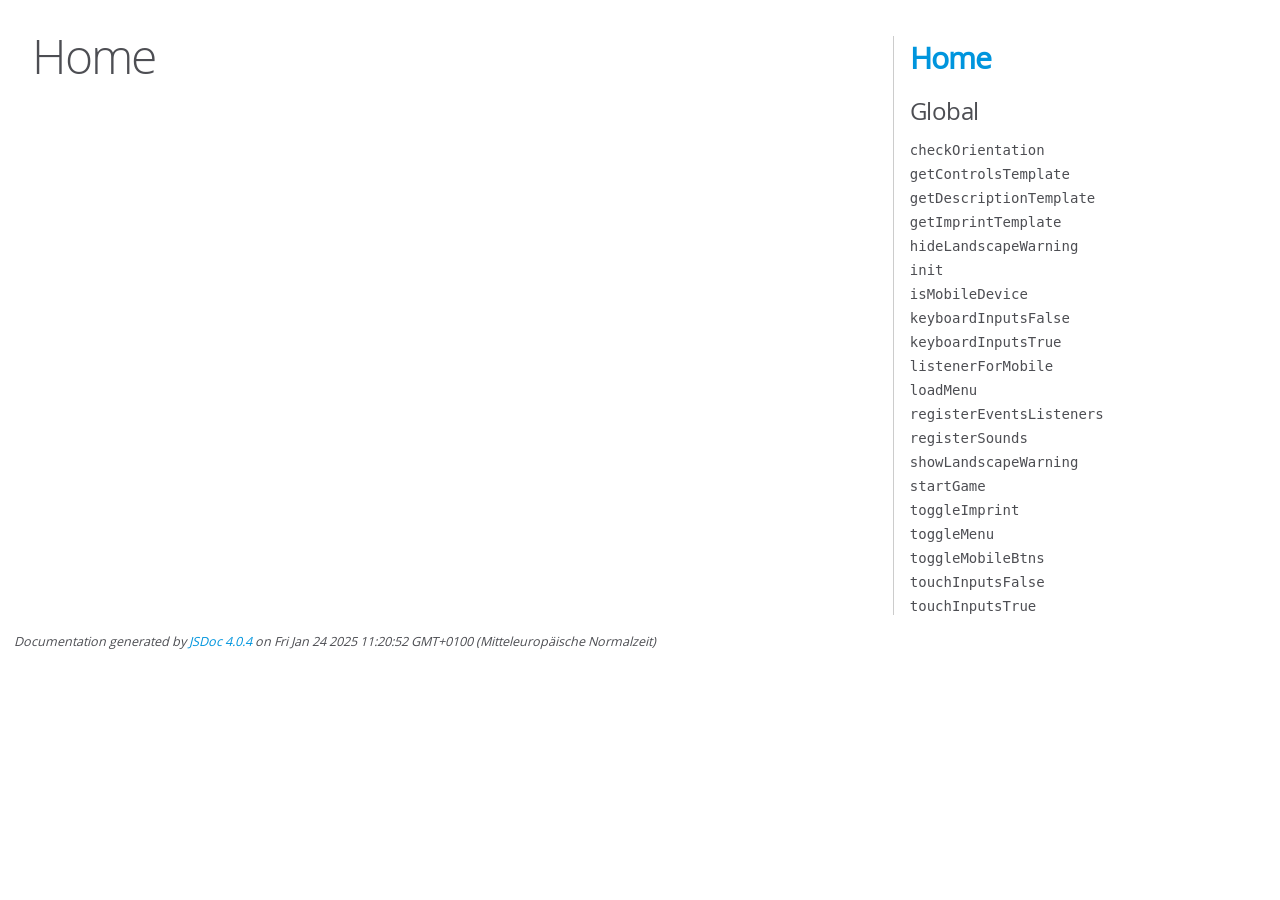
<file: docs/index.html>
<!DOCTYPE html>
<html lang="en">
<head>
    <meta charset="utf-8">
    <title>JSDoc: Home</title>

    <script src="scripts/prettify/prettify.js"> </script>
    <script src="scripts/prettify/lang-css.js"> </script>
    <!--[if lt IE 9]>
      <script src="//html5shiv.googlecode.com/svn/trunk/html5.js"></script>
    <![endif]-->
    <link type="text/css" rel="stylesheet" href="styles/prettify-tomorrow.css">
    <link type="text/css" rel="stylesheet" href="styles/jsdoc-default.css">
</head>

<body>

<div id="main">

    <h1 class="page-title">Home</h1>

    



    


    <h3> </h3>










    









</div>

<nav>
    <h2><a href="index.html">Home</a></h2><h3>Global</h3><ul><li><a href="global.html#checkOrientation">checkOrientation</a></li><li><a href="global.html#getControlsTemplate">getControlsTemplate</a></li><li><a href="global.html#getDescriptionTemplate">getDescriptionTemplate</a></li><li><a href="global.html#getImprintTemplate">getImprintTemplate</a></li><li><a href="global.html#hideLandscapeWarning">hideLandscapeWarning</a></li><li><a href="global.html#init">init</a></li><li><a href="global.html#isMobileDevice">isMobileDevice</a></li><li><a href="global.html#keyboardInputsFalse">keyboardInputsFalse</a></li><li><a href="global.html#keyboardInputsTrue">keyboardInputsTrue</a></li><li><a href="global.html#listenerForMobile">listenerForMobile</a></li><li><a href="global.html#loadMenu">loadMenu</a></li><li><a href="global.html#registerEventsListeners">registerEventsListeners</a></li><li><a href="global.html#registerSounds">registerSounds</a></li><li><a href="global.html#showLandscapeWarning">showLandscapeWarning</a></li><li><a href="global.html#startGame">startGame</a></li><li><a href="global.html#toggleImprint">toggleImprint</a></li><li><a href="global.html#toggleMenu">toggleMenu</a></li><li><a href="global.html#toggleMobileBtns">toggleMobileBtns</a></li><li><a href="global.html#touchInputsFalse">touchInputsFalse</a></li><li><a href="global.html#touchInputsTrue">touchInputsTrue</a></li></ul>
</nav>

<br class="clear">

<footer>
    Documentation generated by <a href="https://github.com/jsdoc/jsdoc">JSDoc 4.0.4</a> on Fri Jan 24 2025 11:20:52 GMT+0100 (Mitteleuropäische Normalzeit)
</footer>

<script> prettyPrint(); </script>
<script src="scripts/linenumber.js"> </script>
</body>
</html>
</file>
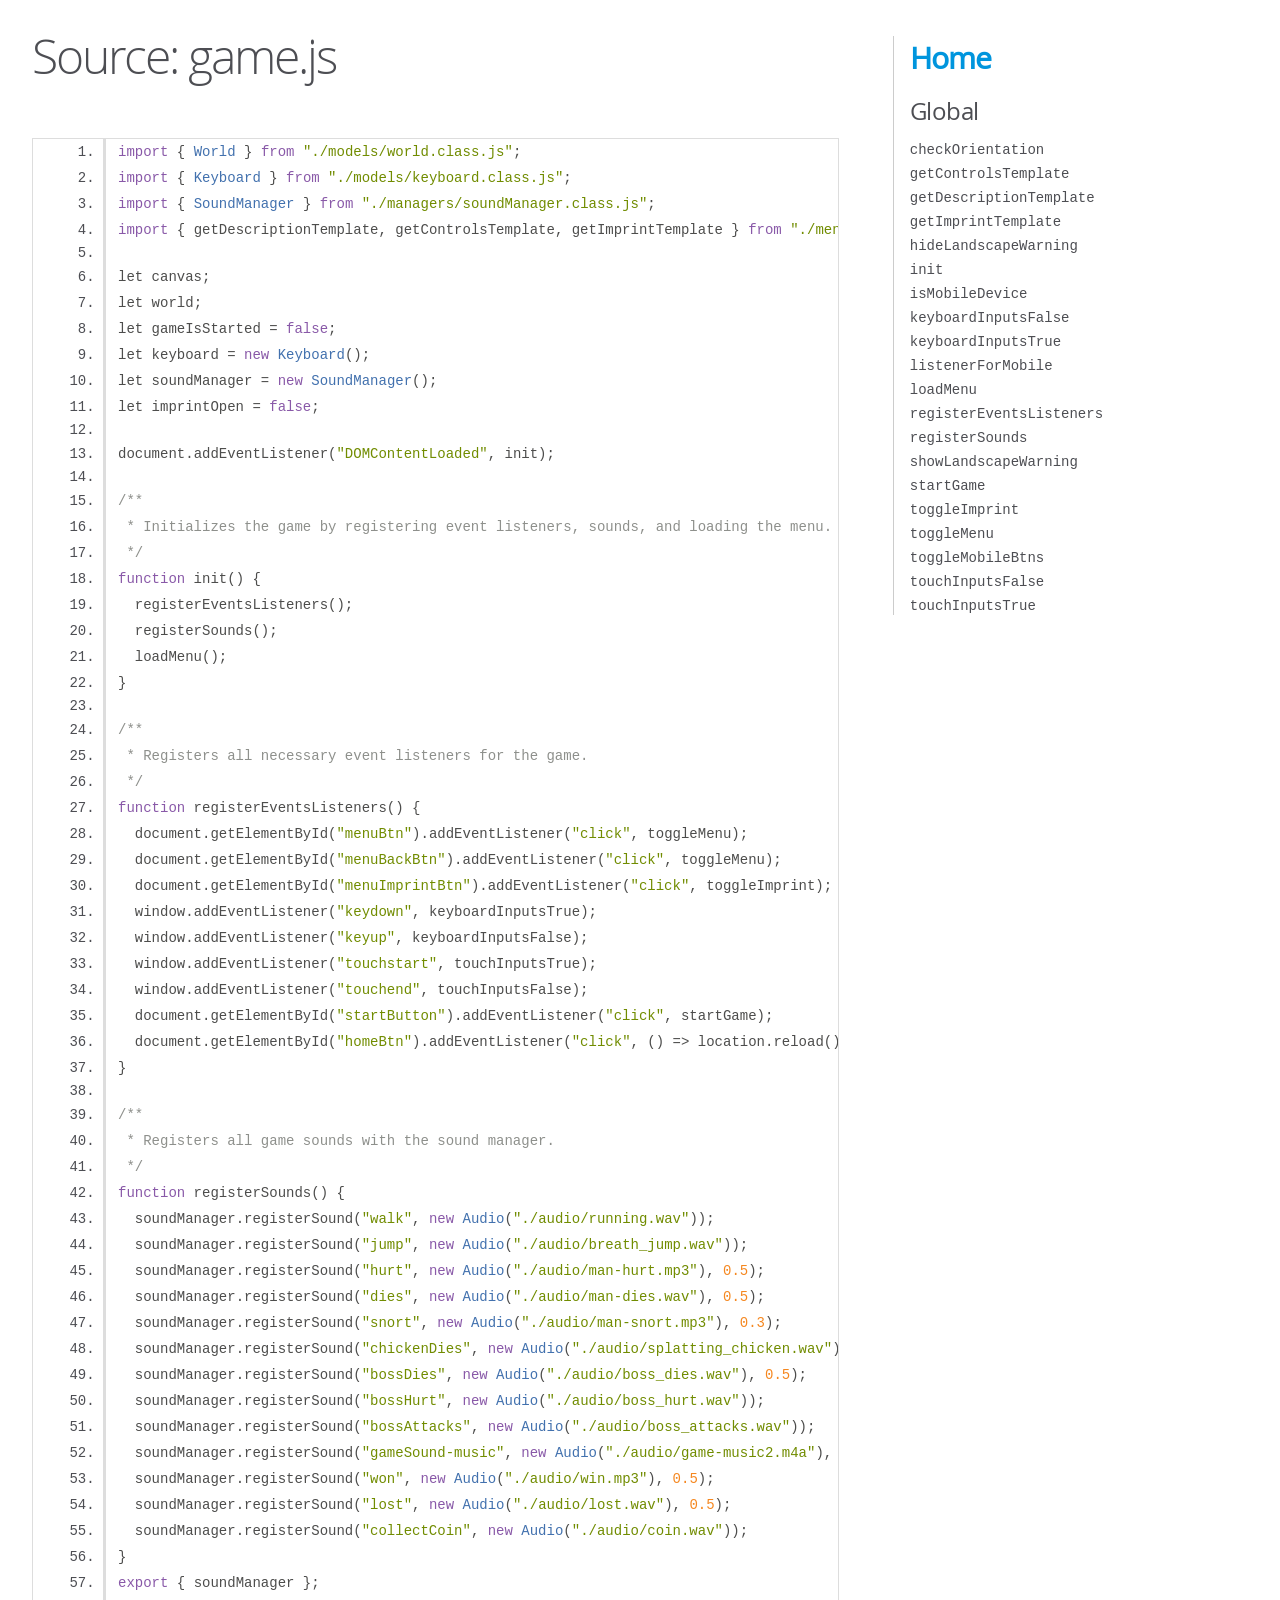
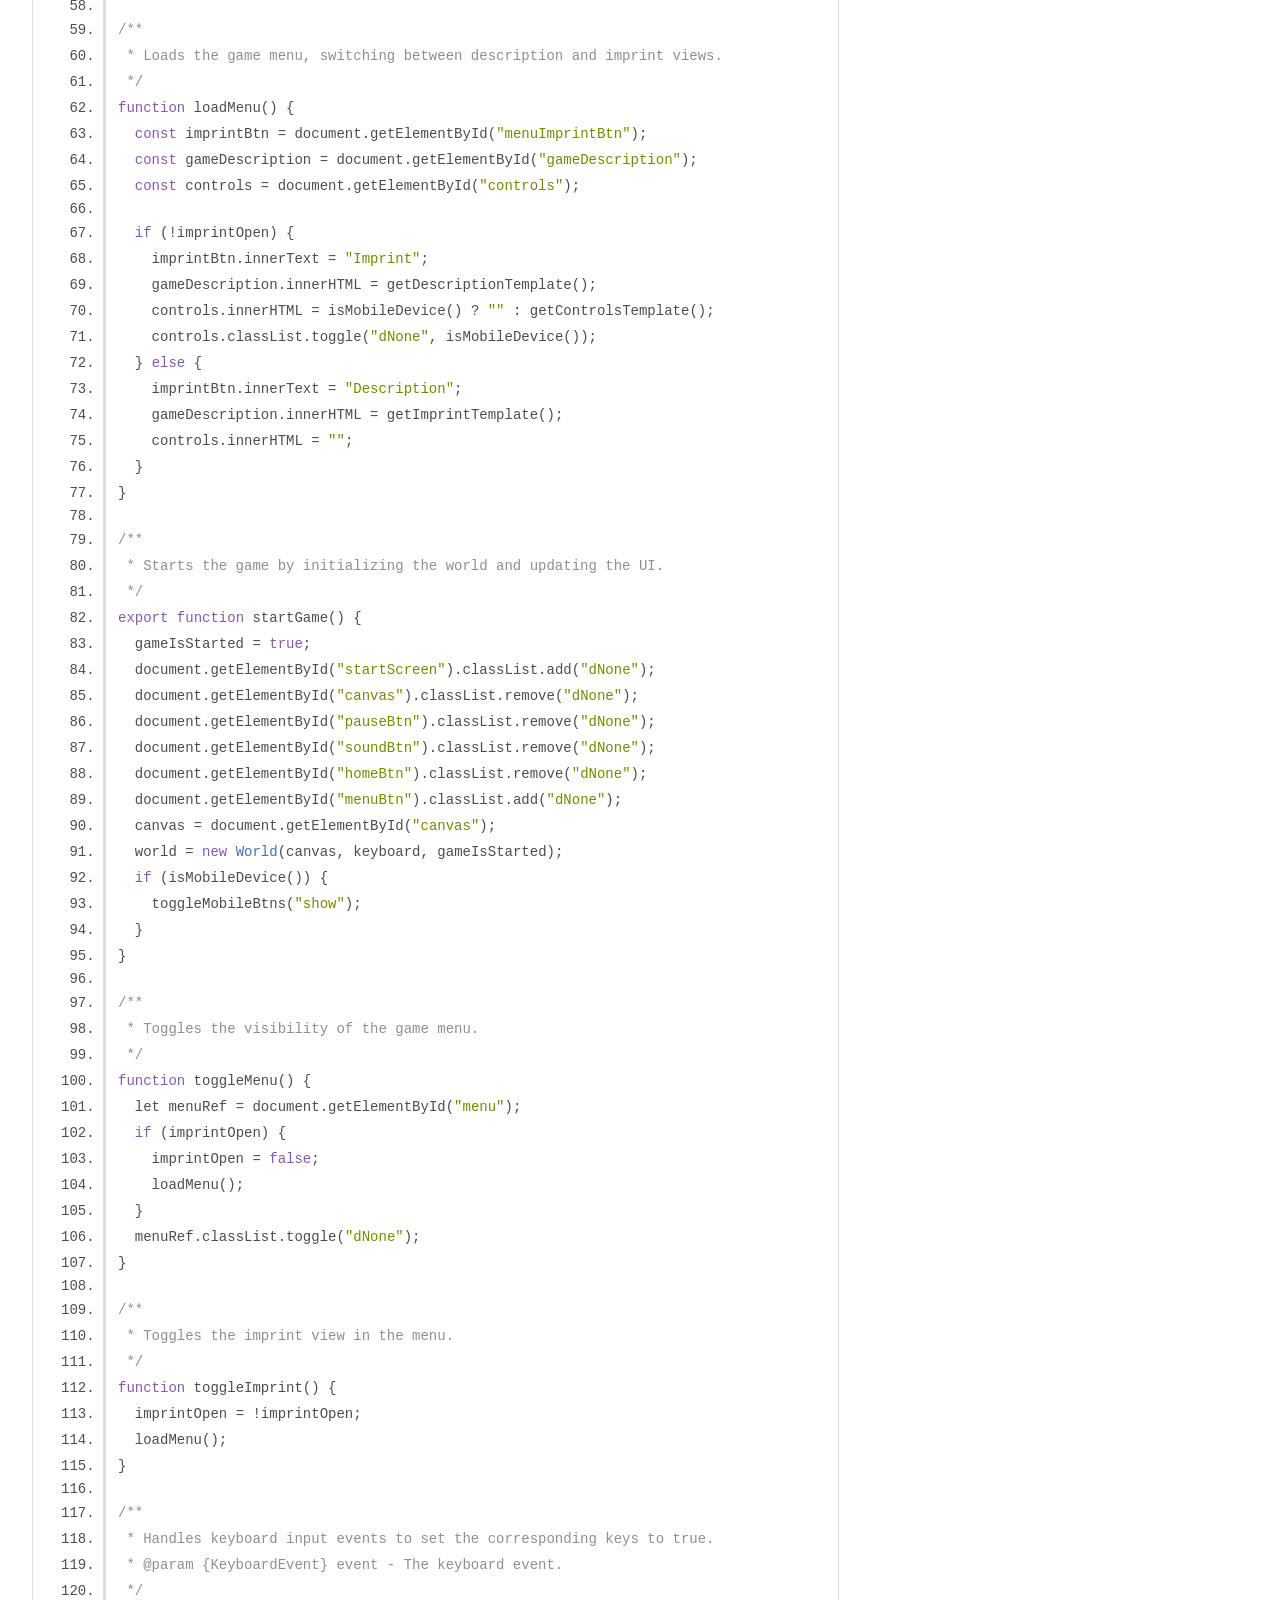
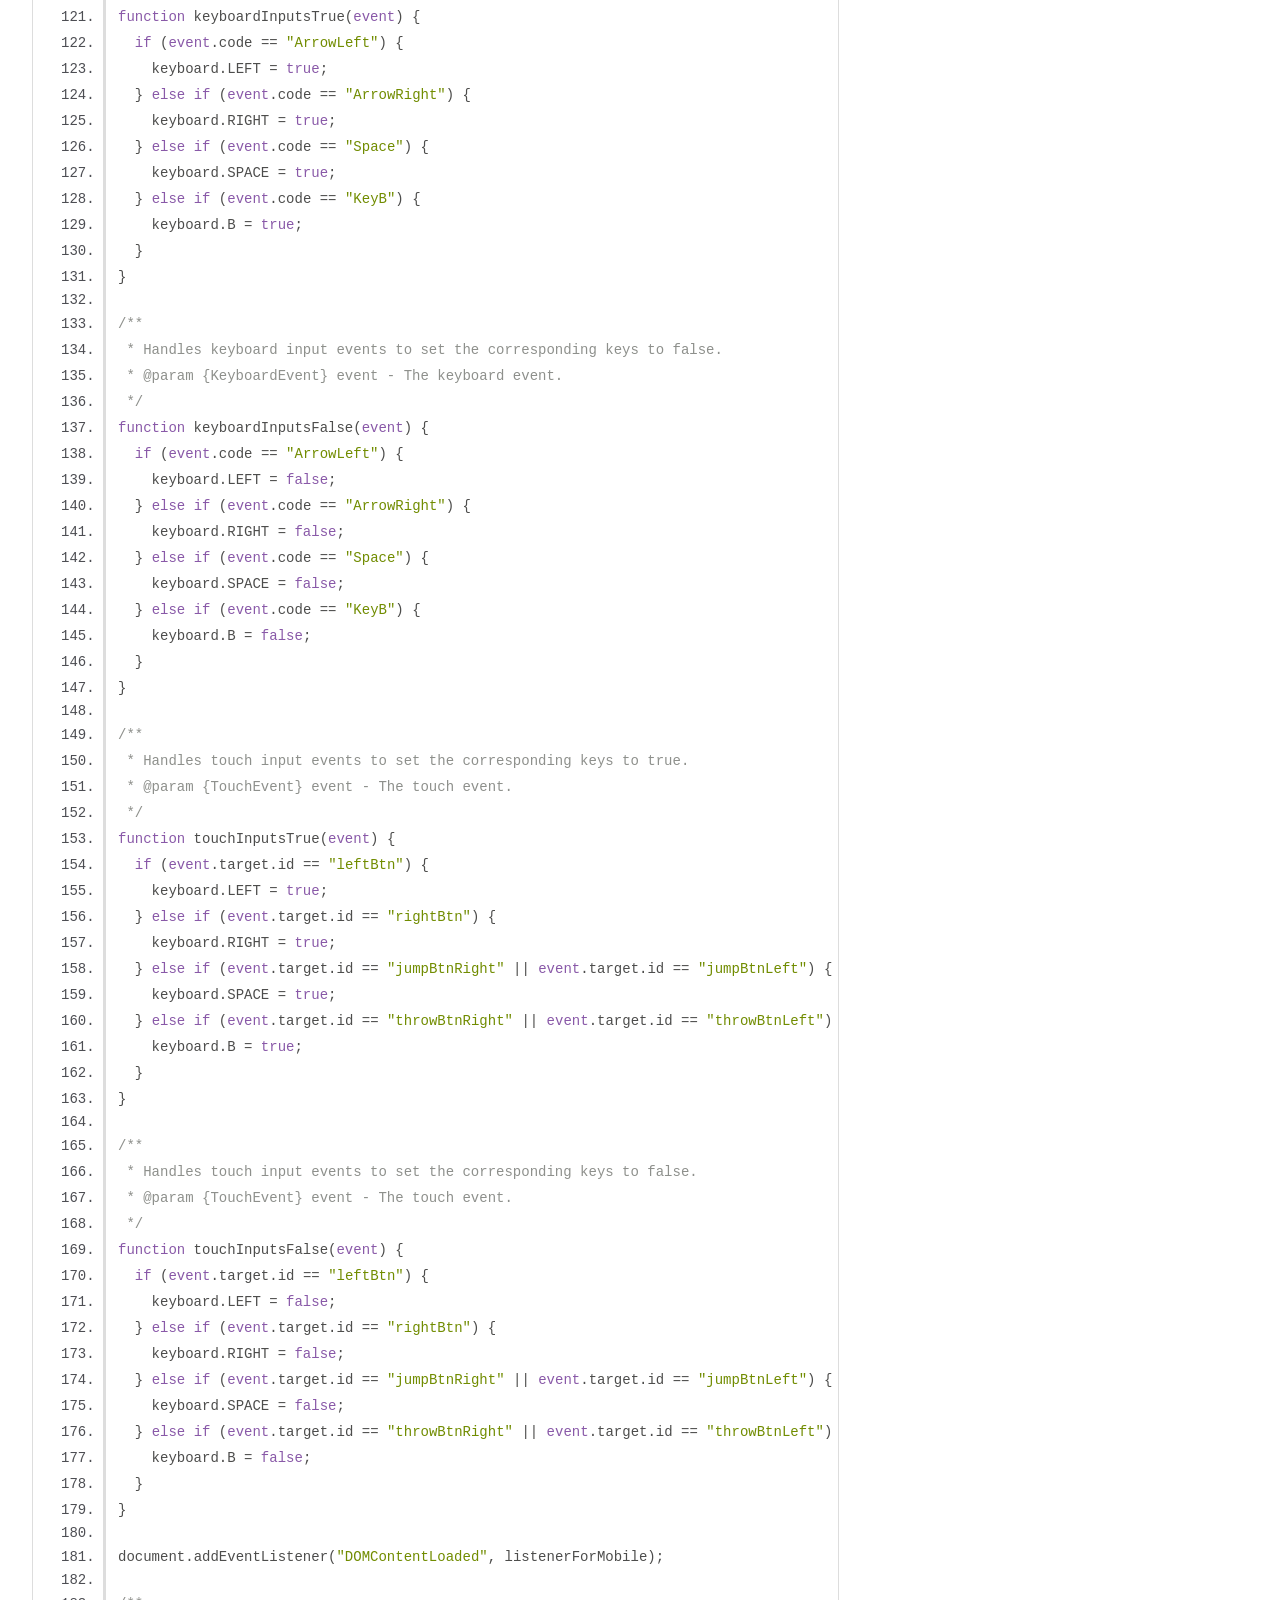
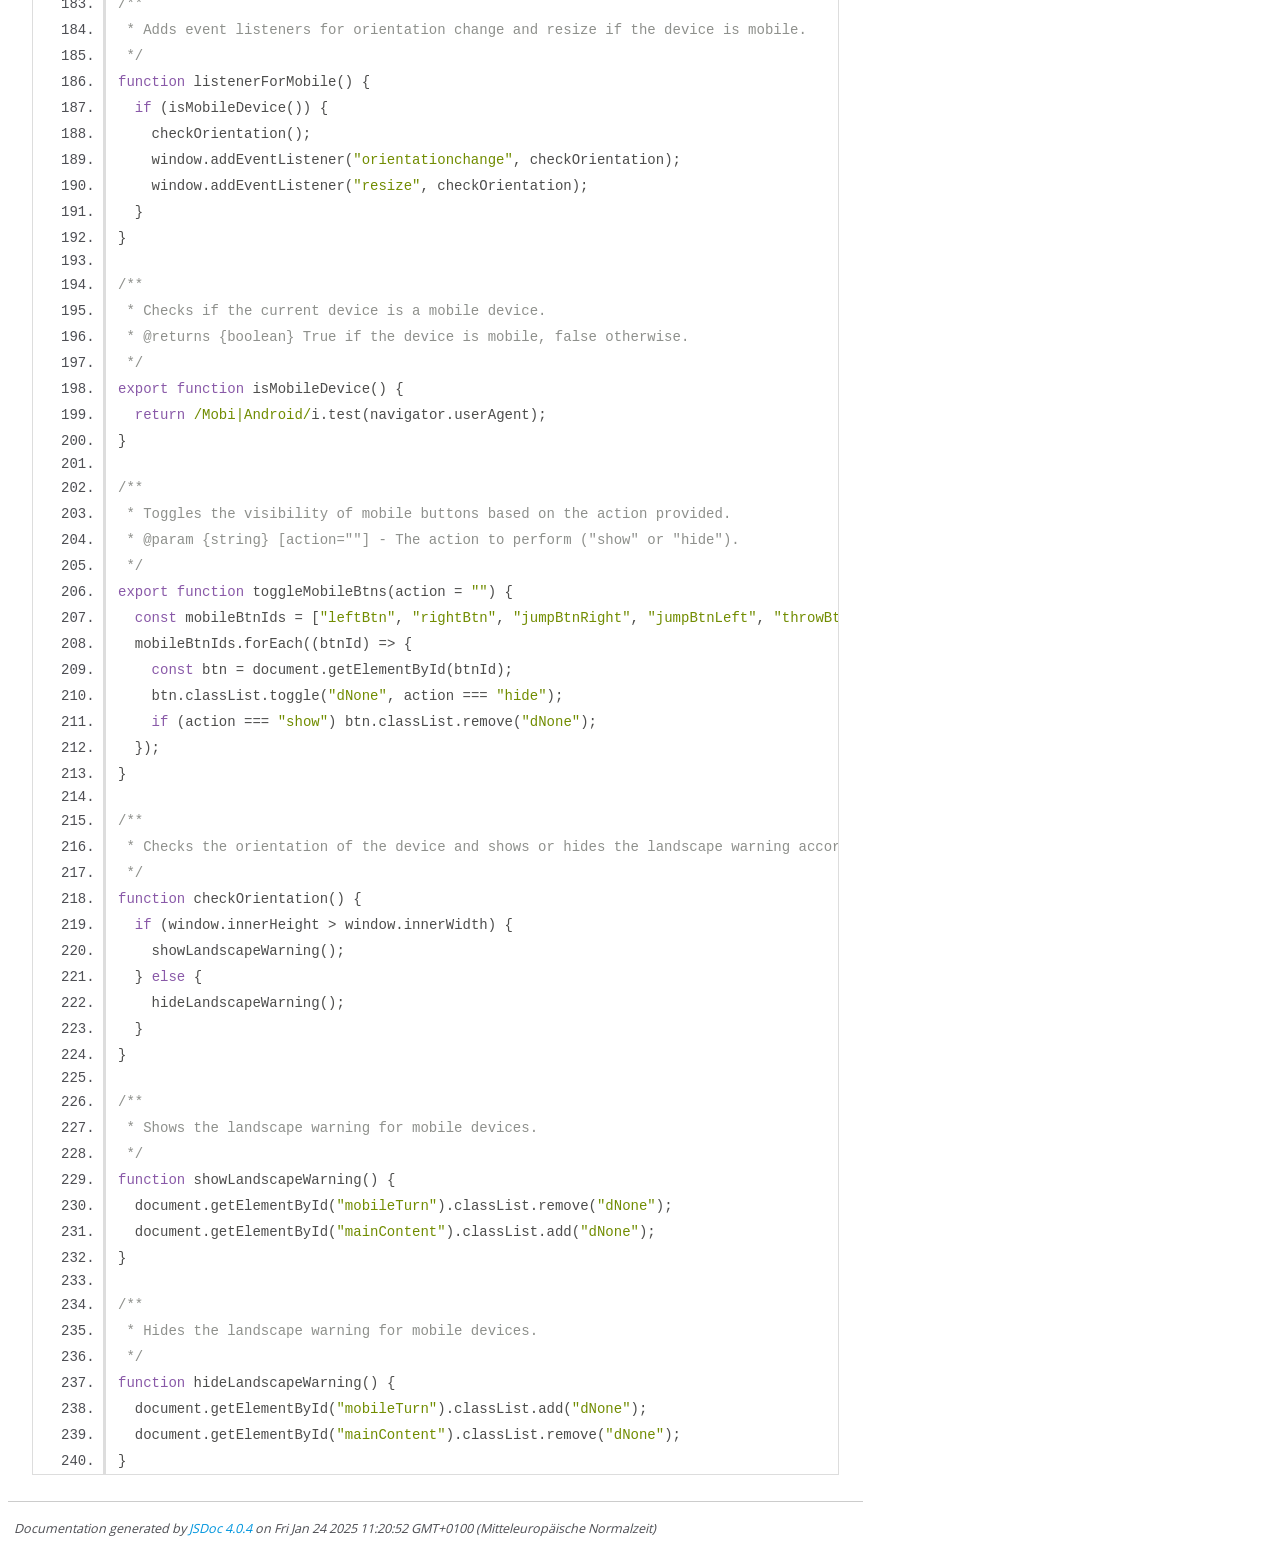
<file: docs/game.js.html>
<!DOCTYPE html>
<html lang="en">
<head>
    <meta charset="utf-8">
    <title>JSDoc: Source: game.js</title>

    <script src="scripts/prettify/prettify.js"> </script>
    <script src="scripts/prettify/lang-css.js"> </script>
    <!--[if lt IE 9]>
      <script src="//html5shiv.googlecode.com/svn/trunk/html5.js"></script>
    <![endif]-->
    <link type="text/css" rel="stylesheet" href="styles/prettify-tomorrow.css">
    <link type="text/css" rel="stylesheet" href="styles/jsdoc-default.css">
</head>

<body>

<div id="main">

    <h1 class="page-title">Source: game.js</h1>

    



    
    <section>
        <article>
            <pre class="prettyprint source linenums"><code>import { World } from "./models/world.class.js";
import { Keyboard } from "./models/keyboard.class.js";
import { SoundManager } from "./managers/soundManager.class.js";
import { getDescriptionTemplate, getControlsTemplate, getImprintTemplate } from "./menuTemplate.js";

let canvas;
let world;
let gameIsStarted = false;
let keyboard = new Keyboard();
let soundManager = new SoundManager();
let imprintOpen = false;

document.addEventListener("DOMContentLoaded", init);

/**
 * Initializes the game by registering event listeners, sounds, and loading the menu.
 */
function init() {
  registerEventsListeners();
  registerSounds();
  loadMenu();
}

/**
 * Registers all necessary event listeners for the game.
 */
function registerEventsListeners() {
  document.getElementById("menuBtn").addEventListener("click", toggleMenu);
  document.getElementById("menuBackBtn").addEventListener("click", toggleMenu);
  document.getElementById("menuImprintBtn").addEventListener("click", toggleImprint);
  window.addEventListener("keydown", keyboardInputsTrue);
  window.addEventListener("keyup", keyboardInputsFalse);
  window.addEventListener("touchstart", touchInputsTrue);
  window.addEventListener("touchend", touchInputsFalse);
  document.getElementById("startButton").addEventListener("click", startGame);
  document.getElementById("homeBtn").addEventListener("click", () => location.reload());
}

/**
 * Registers all game sounds with the sound manager.
 */
function registerSounds() {
  soundManager.registerSound("walk", new Audio("./audio/running.wav"));
  soundManager.registerSound("jump", new Audio("./audio/breath_jump.wav"));
  soundManager.registerSound("hurt", new Audio("./audio/man-hurt.mp3"), 0.5);
  soundManager.registerSound("dies", new Audio("./audio/man-dies.wav"), 0.5);
  soundManager.registerSound("snort", new Audio("./audio/man-snort.mp3"), 0.3);
  soundManager.registerSound("chickenDies", new Audio("./audio/splatting_chicken.wav"));
  soundManager.registerSound("bossDies", new Audio("./audio/boss_dies.wav"), 0.5);
  soundManager.registerSound("bossHurt", new Audio("./audio/boss_hurt.wav"));
  soundManager.registerSound("bossAttacks", new Audio("./audio/boss_attacks.wav"));
  soundManager.registerSound("gameSound-music", new Audio("./audio/game-music2.m4a"), 0.3);
  soundManager.registerSound("won", new Audio("./audio/win.mp3"), 0.5);
  soundManager.registerSound("lost", new Audio("./audio/lost.wav"), 0.5);
  soundManager.registerSound("collectCoin", new Audio("./audio/coin.wav"));
}
export { soundManager };

/**
 * Loads the game menu, switching between description and imprint views.
 */
function loadMenu() {
  const imprintBtn = document.getElementById("menuImprintBtn");
  const gameDescription = document.getElementById("gameDescription");
  const controls = document.getElementById("controls");

  if (!imprintOpen) {
    imprintBtn.innerText = "Imprint";
    gameDescription.innerHTML = getDescriptionTemplate();
    controls.innerHTML = isMobileDevice() ? "" : getControlsTemplate();
    controls.classList.toggle("dNone", isMobileDevice());
  } else {
    imprintBtn.innerText = "Description";
    gameDescription.innerHTML = getImprintTemplate();
    controls.innerHTML = "";
  }
}

/**
 * Starts the game by initializing the world and updating the UI.
 */
export function startGame() {
  gameIsStarted = true;
  document.getElementById("startScreen").classList.add("dNone");
  document.getElementById("canvas").classList.remove("dNone");
  document.getElementById("pauseBtn").classList.remove("dNone");
  document.getElementById("soundBtn").classList.remove("dNone");
  document.getElementById("homeBtn").classList.remove("dNone");
  document.getElementById("menuBtn").classList.add("dNone");
  canvas = document.getElementById("canvas");
  world = new World(canvas, keyboard, gameIsStarted);
  if (isMobileDevice()) {
    toggleMobileBtns("show");
  }
}

/**
 * Toggles the visibility of the game menu.
 */
function toggleMenu() {
  let menuRef = document.getElementById("menu");
  if (imprintOpen) {
    imprintOpen = false;
    loadMenu();
  }
  menuRef.classList.toggle("dNone");
}

/**
 * Toggles the imprint view in the menu.
 */
function toggleImprint() {
  imprintOpen = !imprintOpen;
  loadMenu();
}

/**
 * Handles keyboard input events to set the corresponding keys to true.
 * @param {KeyboardEvent} event - The keyboard event.
 */
function keyboardInputsTrue(event) {
  if (event.code == "ArrowLeft") {
    keyboard.LEFT = true;
  } else if (event.code == "ArrowRight") {
    keyboard.RIGHT = true;
  } else if (event.code == "Space") {
    keyboard.SPACE = true;
  } else if (event.code == "KeyB") {
    keyboard.B = true;
  }
}

/**
 * Handles keyboard input events to set the corresponding keys to false.
 * @param {KeyboardEvent} event - The keyboard event.
 */
function keyboardInputsFalse(event) {
  if (event.code == "ArrowLeft") {
    keyboard.LEFT = false;
  } else if (event.code == "ArrowRight") {
    keyboard.RIGHT = false;
  } else if (event.code == "Space") {
    keyboard.SPACE = false;
  } else if (event.code == "KeyB") {
    keyboard.B = false;
  }
}

/**
 * Handles touch input events to set the corresponding keys to true.
 * @param {TouchEvent} event - The touch event.
 */
function touchInputsTrue(event) {
  if (event.target.id == "leftBtn") {
    keyboard.LEFT = true;
  } else if (event.target.id == "rightBtn") {
    keyboard.RIGHT = true;
  } else if (event.target.id == "jumpBtnRight" || event.target.id == "jumpBtnLeft") {
    keyboard.SPACE = true;
  } else if (event.target.id == "throwBtnRight" || event.target.id == "throwBtnLeft") {
    keyboard.B = true;
  }
}

/**
 * Handles touch input events to set the corresponding keys to false.
 * @param {TouchEvent} event - The touch event.
 */
function touchInputsFalse(event) {
  if (event.target.id == "leftBtn") {
    keyboard.LEFT = false;
  } else if (event.target.id == "rightBtn") {
    keyboard.RIGHT = false;
  } else if (event.target.id == "jumpBtnRight" || event.target.id == "jumpBtnLeft") {
    keyboard.SPACE = false;
  } else if (event.target.id == "throwBtnRight" || event.target.id == "throwBtnLeft") {
    keyboard.B = false;
  }
}

document.addEventListener("DOMContentLoaded", listenerForMobile);

/**
 * Adds event listeners for orientation change and resize if the device is mobile.
 */
function listenerForMobile() {
  if (isMobileDevice()) {
    checkOrientation();
    window.addEventListener("orientationchange", checkOrientation);
    window.addEventListener("resize", checkOrientation);
  }
}

/**
 * Checks if the current device is a mobile device.
 * @returns {boolean} True if the device is mobile, false otherwise.
 */
export function isMobileDevice() {
  return /Mobi|Android/i.test(navigator.userAgent);
}

/**
 * Toggles the visibility of mobile buttons based on the action provided.
 * @param {string} [action=""] - The action to perform ("show" or "hide").
 */
export function toggleMobileBtns(action = "") {
  const mobileBtnIds = ["leftBtn", "rightBtn", "jumpBtnRight", "jumpBtnLeft", "throwBtnRight", "throwBtnLeft"];
  mobileBtnIds.forEach((btnId) => {
    const btn = document.getElementById(btnId);
    btn.classList.toggle("dNone", action === "hide");
    if (action === "show") btn.classList.remove("dNone");
  });
}

/**
 * Checks the orientation of the device and shows or hides the landscape warning accordingly.
 */
function checkOrientation() {
  if (window.innerHeight > window.innerWidth) {
    showLandscapeWarning();
  } else {
    hideLandscapeWarning();
  }
}

/**
 * Shows the landscape warning for mobile devices.
 */
function showLandscapeWarning() {
  document.getElementById("mobileTurn").classList.remove("dNone");
  document.getElementById("mainContent").classList.add("dNone");
}

/**
 * Hides the landscape warning for mobile devices.
 */
function hideLandscapeWarning() {
  document.getElementById("mobileTurn").classList.add("dNone");
  document.getElementById("mainContent").classList.remove("dNone");
}
</code></pre>
        </article>
    </section>




</div>

<nav>
    <h2><a href="index.html">Home</a></h2><h3>Global</h3><ul><li><a href="global.html#checkOrientation">checkOrientation</a></li><li><a href="global.html#getControlsTemplate">getControlsTemplate</a></li><li><a href="global.html#getDescriptionTemplate">getDescriptionTemplate</a></li><li><a href="global.html#getImprintTemplate">getImprintTemplate</a></li><li><a href="global.html#hideLandscapeWarning">hideLandscapeWarning</a></li><li><a href="global.html#init">init</a></li><li><a href="global.html#isMobileDevice">isMobileDevice</a></li><li><a href="global.html#keyboardInputsFalse">keyboardInputsFalse</a></li><li><a href="global.html#keyboardInputsTrue">keyboardInputsTrue</a></li><li><a href="global.html#listenerForMobile">listenerForMobile</a></li><li><a href="global.html#loadMenu">loadMenu</a></li><li><a href="global.html#registerEventsListeners">registerEventsListeners</a></li><li><a href="global.html#registerSounds">registerSounds</a></li><li><a href="global.html#showLandscapeWarning">showLandscapeWarning</a></li><li><a href="global.html#startGame">startGame</a></li><li><a href="global.html#toggleImprint">toggleImprint</a></li><li><a href="global.html#toggleMenu">toggleMenu</a></li><li><a href="global.html#toggleMobileBtns">toggleMobileBtns</a></li><li><a href="global.html#touchInputsFalse">touchInputsFalse</a></li><li><a href="global.html#touchInputsTrue">touchInputsTrue</a></li></ul>
</nav>

<br class="clear">

<footer>
    Documentation generated by <a href="https://github.com/jsdoc/jsdoc">JSDoc 4.0.4</a> on Fri Jan 24 2025 11:20:52 GMT+0100 (Mitteleuropäische Normalzeit)
</footer>

<script> prettyPrint(); </script>
<script src="scripts/linenumber.js"> </script>
</body>
</html>
</file>
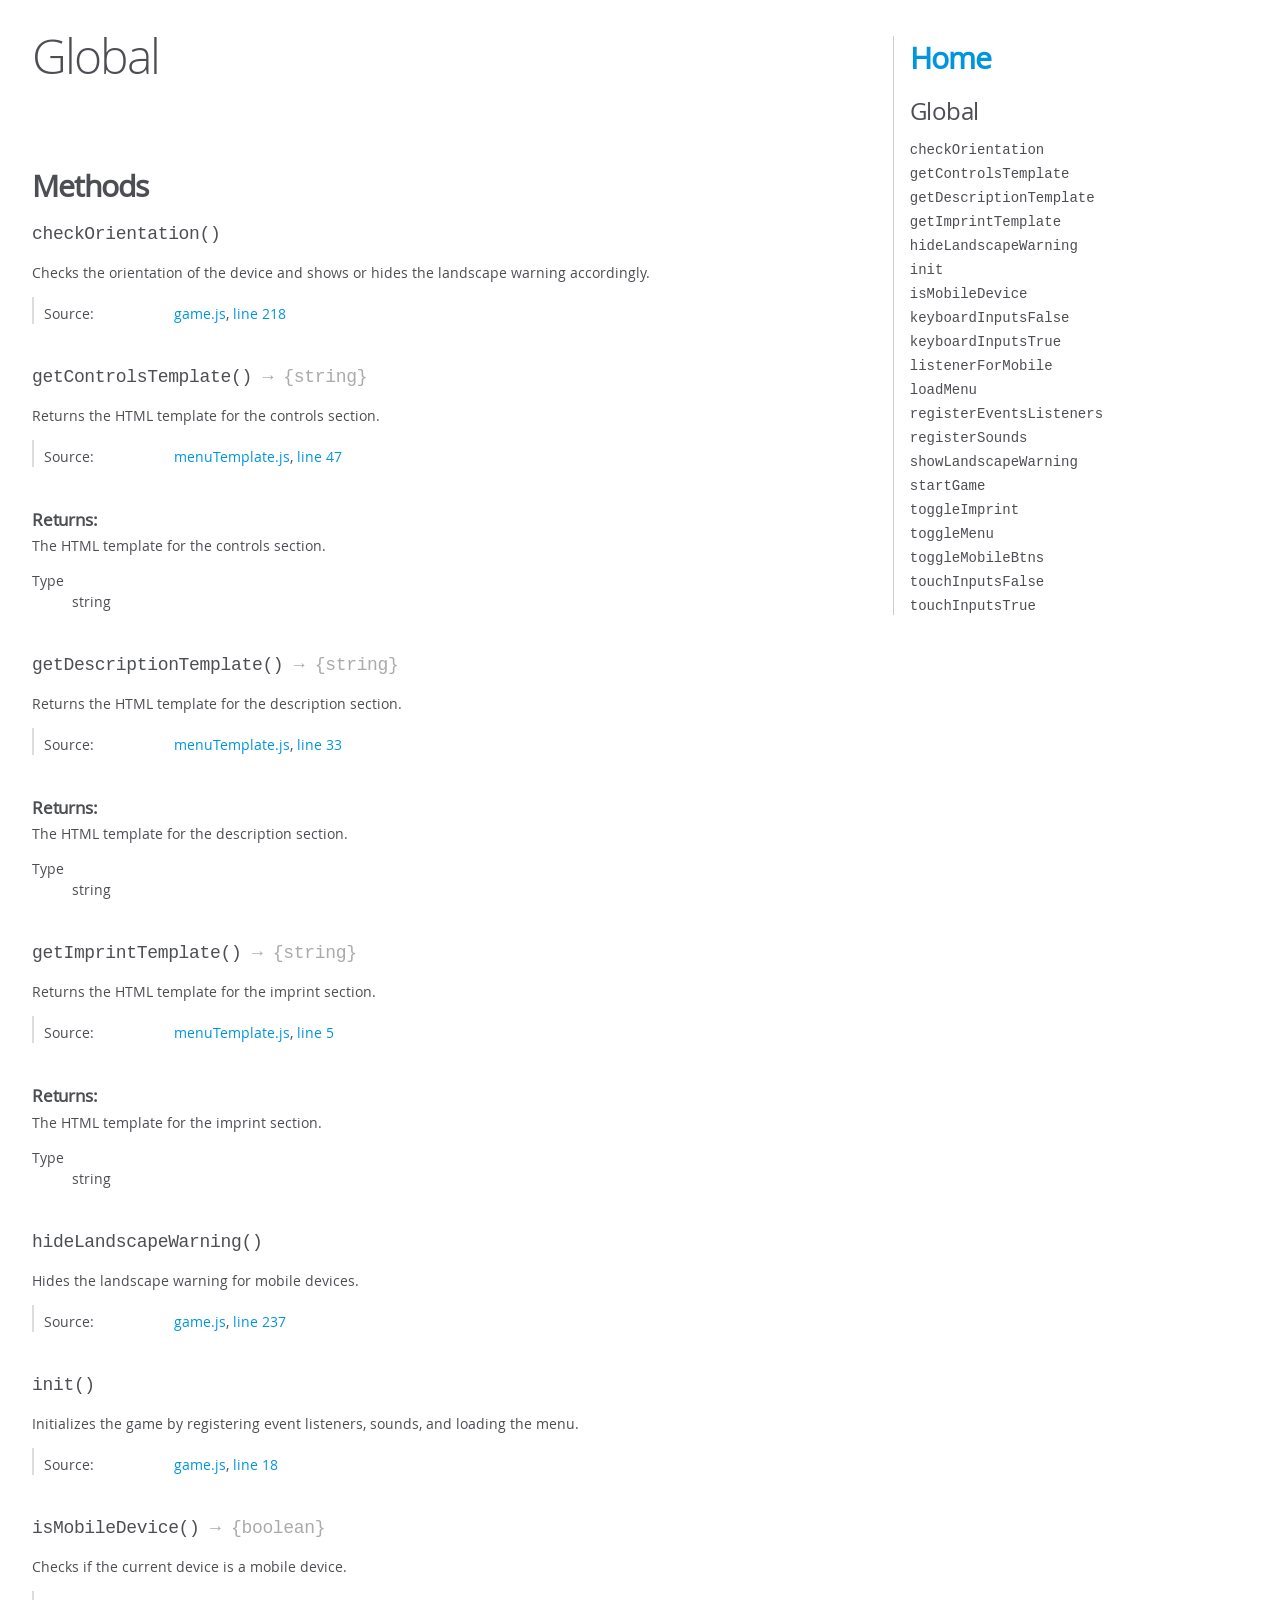
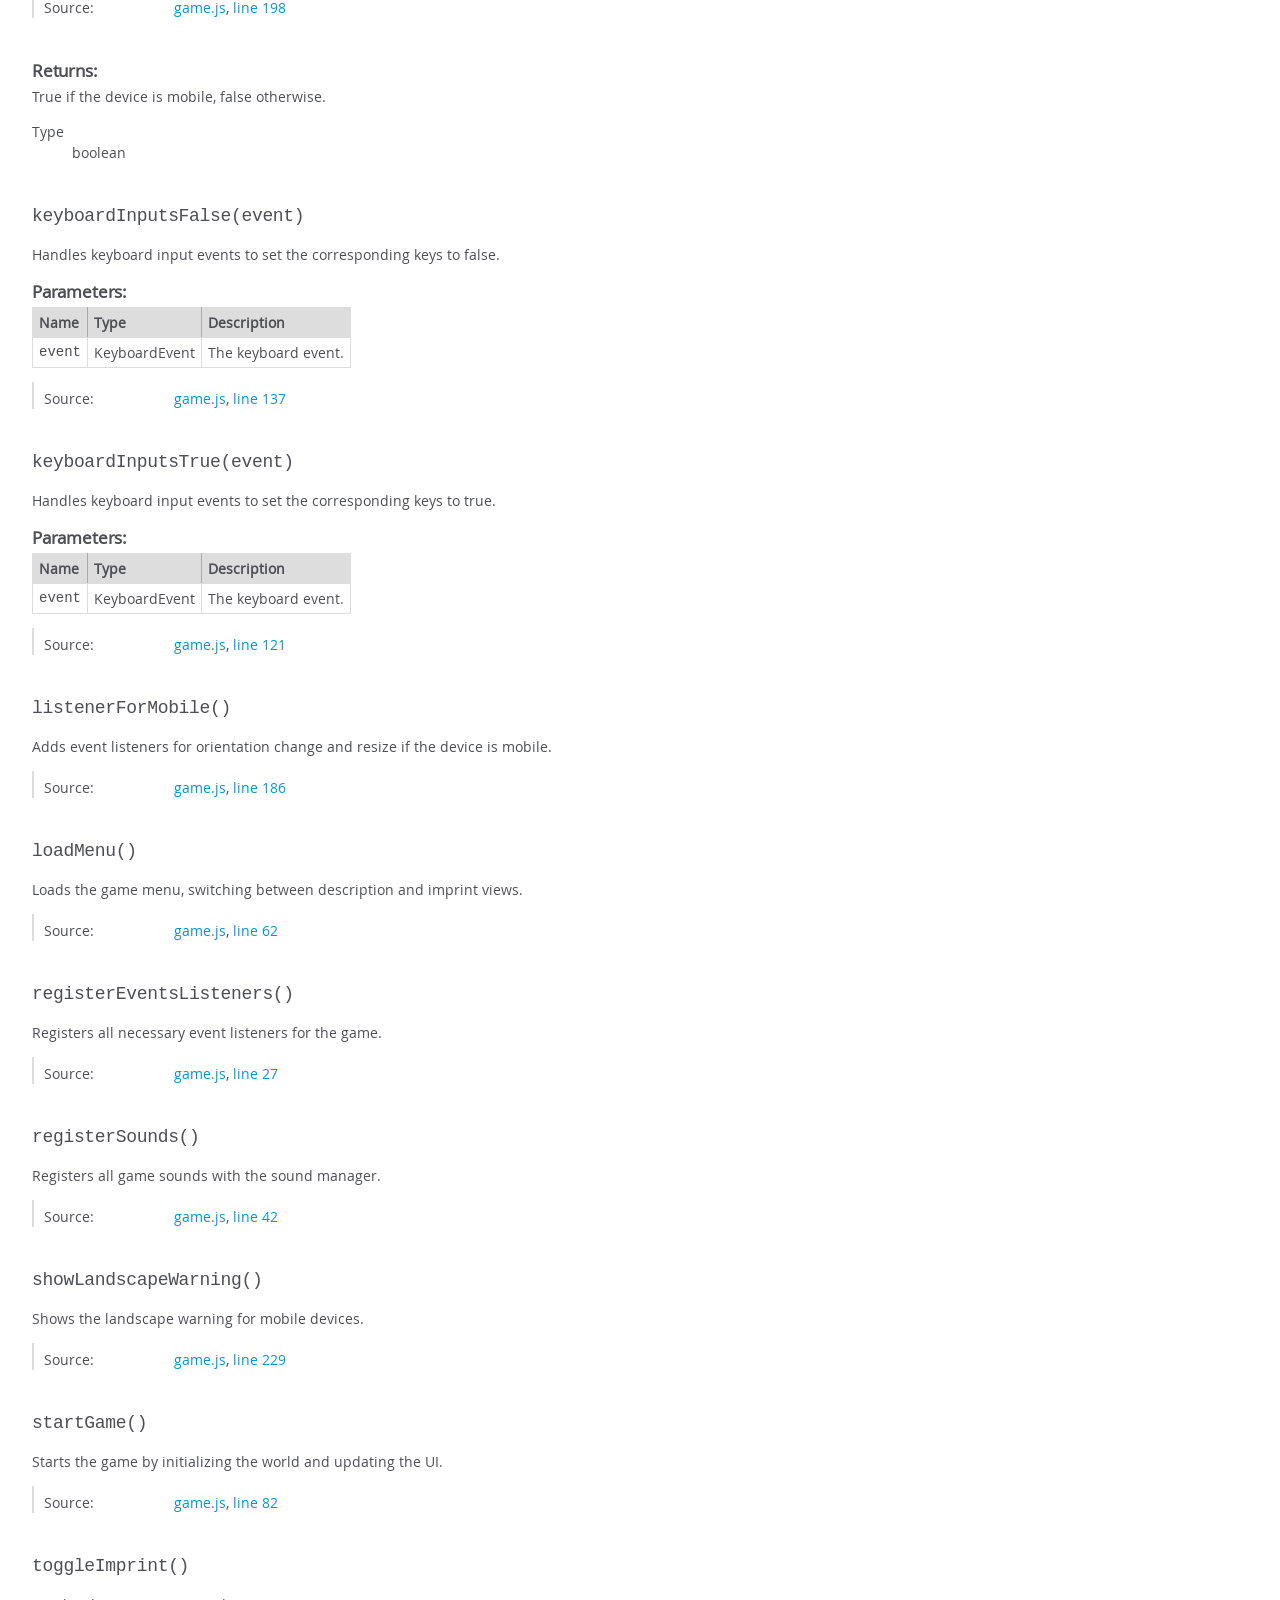
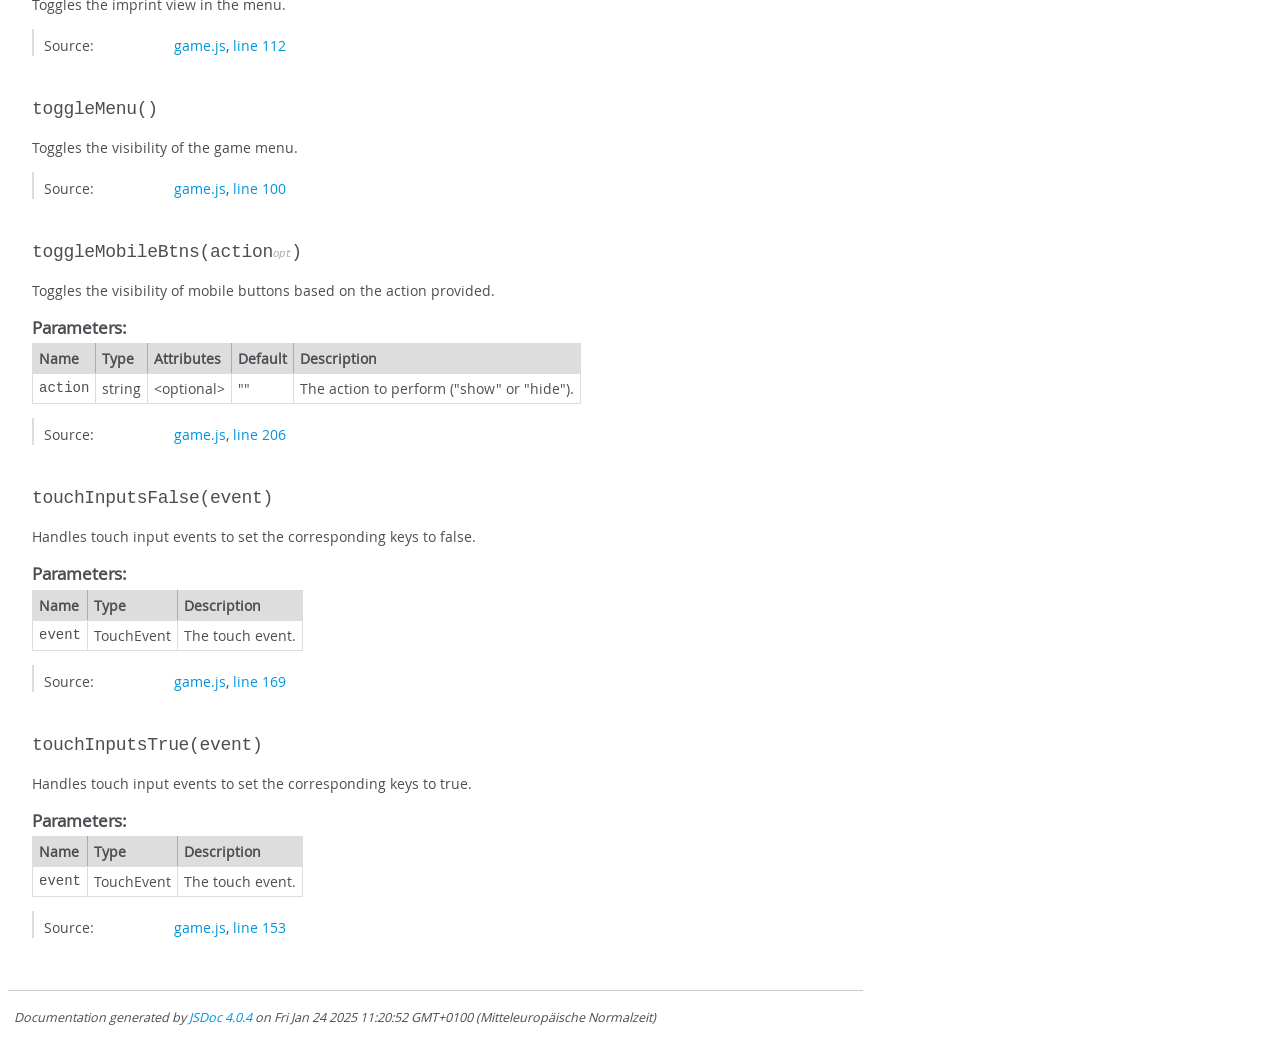
<file: docs/global.html>
<!DOCTYPE html>
<html lang="en">
<head>
    <meta charset="utf-8">
    <title>JSDoc: Global</title>

    <script src="scripts/prettify/prettify.js"> </script>
    <script src="scripts/prettify/lang-css.js"> </script>
    <!--[if lt IE 9]>
      <script src="//html5shiv.googlecode.com/svn/trunk/html5.js"></script>
    <![endif]-->
    <link type="text/css" rel="stylesheet" href="styles/prettify-tomorrow.css">
    <link type="text/css" rel="stylesheet" href="styles/jsdoc-default.css">
</head>

<body>

<div id="main">

    <h1 class="page-title">Global</h1>

    




<section>

<header>
    
        <h2></h2>
        
    
</header>

<article>
    <div class="container-overview">
    
        

        


<dl class="details">

    

    

    

    

    

    

    

    

    

    

    

    

    

    

    

    
</dl>


        
    
    </div>

    

    

    

    

    

    

    

    
        <h3 class="subsection-title">Methods</h3>

        
            

    

    
    <h4 class="name" id="checkOrientation"><span class="type-signature"></span>checkOrientation<span class="signature">()</span><span class="type-signature"></span></h4>
    

    



<div class="description">
    Checks the orientation of the device and shows or hides the landscape warning accordingly.
</div>













<dl class="details">

    

    

    

    

    

    

    

    

    

    

    

    

    
    <dt class="tag-source">Source:</dt>
    <dd class="tag-source"><ul class="dummy"><li>
        <a href="game.js.html">game.js</a>, <a href="game.js.html#line218">line 218</a>
    </li></ul></dd>
    

    

    

    
</dl>




















        
            

    

    
    <h4 class="name" id="getControlsTemplate"><span class="type-signature"></span>getControlsTemplate<span class="signature">()</span><span class="type-signature"> &rarr; {string}</span></h4>
    

    



<div class="description">
    Returns the HTML template for the controls section.
</div>













<dl class="details">

    

    

    

    

    

    

    

    

    

    

    

    

    
    <dt class="tag-source">Source:</dt>
    <dd class="tag-source"><ul class="dummy"><li>
        <a href="menuTemplate.js.html">menuTemplate.js</a>, <a href="menuTemplate.js.html#line47">line 47</a>
    </li></ul></dd>
    

    

    

    
</dl>















<h5>Returns:</h5>

        
<div class="param-desc">
    The HTML template for the controls section.
</div>



<dl>
    <dt>
        Type
    </dt>
    <dd>
        
<span class="param-type">string</span>


    </dd>
</dl>

    





        
            

    

    
    <h4 class="name" id="getDescriptionTemplate"><span class="type-signature"></span>getDescriptionTemplate<span class="signature">()</span><span class="type-signature"> &rarr; {string}</span></h4>
    

    



<div class="description">
    Returns the HTML template for the description section.
</div>













<dl class="details">

    

    

    

    

    

    

    

    

    

    

    

    

    
    <dt class="tag-source">Source:</dt>
    <dd class="tag-source"><ul class="dummy"><li>
        <a href="menuTemplate.js.html">menuTemplate.js</a>, <a href="menuTemplate.js.html#line33">line 33</a>
    </li></ul></dd>
    

    

    

    
</dl>















<h5>Returns:</h5>

        
<div class="param-desc">
    The HTML template for the description section.
</div>



<dl>
    <dt>
        Type
    </dt>
    <dd>
        
<span class="param-type">string</span>


    </dd>
</dl>

    





        
            

    

    
    <h4 class="name" id="getImprintTemplate"><span class="type-signature"></span>getImprintTemplate<span class="signature">()</span><span class="type-signature"> &rarr; {string}</span></h4>
    

    



<div class="description">
    Returns the HTML template for the imprint section.
</div>













<dl class="details">

    

    

    

    

    

    

    

    

    

    

    

    

    
    <dt class="tag-source">Source:</dt>
    <dd class="tag-source"><ul class="dummy"><li>
        <a href="menuTemplate.js.html">menuTemplate.js</a>, <a href="menuTemplate.js.html#line5">line 5</a>
    </li></ul></dd>
    

    

    

    
</dl>















<h5>Returns:</h5>

        
<div class="param-desc">
    The HTML template for the imprint section.
</div>



<dl>
    <dt>
        Type
    </dt>
    <dd>
        
<span class="param-type">string</span>


    </dd>
</dl>

    





        
            

    

    
    <h4 class="name" id="hideLandscapeWarning"><span class="type-signature"></span>hideLandscapeWarning<span class="signature">()</span><span class="type-signature"></span></h4>
    

    



<div class="description">
    Hides the landscape warning for mobile devices.
</div>













<dl class="details">

    

    

    

    

    

    

    

    

    

    

    

    

    
    <dt class="tag-source">Source:</dt>
    <dd class="tag-source"><ul class="dummy"><li>
        <a href="game.js.html">game.js</a>, <a href="game.js.html#line237">line 237</a>
    </li></ul></dd>
    

    

    

    
</dl>




















        
            

    

    
    <h4 class="name" id="init"><span class="type-signature"></span>init<span class="signature">()</span><span class="type-signature"></span></h4>
    

    



<div class="description">
    Initializes the game by registering event listeners, sounds, and loading the menu.
</div>













<dl class="details">

    

    

    

    

    

    

    

    

    

    

    

    

    
    <dt class="tag-source">Source:</dt>
    <dd class="tag-source"><ul class="dummy"><li>
        <a href="game.js.html">game.js</a>, <a href="game.js.html#line18">line 18</a>
    </li></ul></dd>
    

    

    

    
</dl>




















        
            

    

    
    <h4 class="name" id="isMobileDevice"><span class="type-signature"></span>isMobileDevice<span class="signature">()</span><span class="type-signature"> &rarr; {boolean}</span></h4>
    

    



<div class="description">
    Checks if the current device is a mobile device.
</div>













<dl class="details">

    

    

    

    

    

    

    

    

    

    

    

    

    
    <dt class="tag-source">Source:</dt>
    <dd class="tag-source"><ul class="dummy"><li>
        <a href="game.js.html">game.js</a>, <a href="game.js.html#line198">line 198</a>
    </li></ul></dd>
    

    

    

    
</dl>















<h5>Returns:</h5>

        
<div class="param-desc">
    True if the device is mobile, false otherwise.
</div>



<dl>
    <dt>
        Type
    </dt>
    <dd>
        
<span class="param-type">boolean</span>


    </dd>
</dl>

    





        
            

    

    
    <h4 class="name" id="keyboardInputsFalse"><span class="type-signature"></span>keyboardInputsFalse<span class="signature">(event)</span><span class="type-signature"></span></h4>
    

    



<div class="description">
    Handles keyboard input events to set the corresponding keys to false.
</div>









    <h5>Parameters:</h5>
    

<table class="params">
    <thead>
    <tr>
        
        <th>Name</th>
        

        <th>Type</th>

        

        

        <th class="last">Description</th>
    </tr>
    </thead>

    <tbody>
    

        <tr>
            
                <td class="name"><code>event</code></td>
            

            <td class="type">
            
                
<span class="param-type">KeyboardEvent</span>


            
            </td>

            

            

            <td class="description last">The keyboard event.</td>
        </tr>

    
    </tbody>
</table>






<dl class="details">

    

    

    

    

    

    

    

    

    

    

    

    

    
    <dt class="tag-source">Source:</dt>
    <dd class="tag-source"><ul class="dummy"><li>
        <a href="game.js.html">game.js</a>, <a href="game.js.html#line137">line 137</a>
    </li></ul></dd>
    

    

    

    
</dl>




















        
            

    

    
    <h4 class="name" id="keyboardInputsTrue"><span class="type-signature"></span>keyboardInputsTrue<span class="signature">(event)</span><span class="type-signature"></span></h4>
    

    



<div class="description">
    Handles keyboard input events to set the corresponding keys to true.
</div>









    <h5>Parameters:</h5>
    

<table class="params">
    <thead>
    <tr>
        
        <th>Name</th>
        

        <th>Type</th>

        

        

        <th class="last">Description</th>
    </tr>
    </thead>

    <tbody>
    

        <tr>
            
                <td class="name"><code>event</code></td>
            

            <td class="type">
            
                
<span class="param-type">KeyboardEvent</span>


            
            </td>

            

            

            <td class="description last">The keyboard event.</td>
        </tr>

    
    </tbody>
</table>






<dl class="details">

    

    

    

    

    

    

    

    

    

    

    

    

    
    <dt class="tag-source">Source:</dt>
    <dd class="tag-source"><ul class="dummy"><li>
        <a href="game.js.html">game.js</a>, <a href="game.js.html#line121">line 121</a>
    </li></ul></dd>
    

    

    

    
</dl>




















        
            

    

    
    <h4 class="name" id="listenerForMobile"><span class="type-signature"></span>listenerForMobile<span class="signature">()</span><span class="type-signature"></span></h4>
    

    



<div class="description">
    Adds event listeners for orientation change and resize if the device is mobile.
</div>













<dl class="details">

    

    

    

    

    

    

    

    

    

    

    

    

    
    <dt class="tag-source">Source:</dt>
    <dd class="tag-source"><ul class="dummy"><li>
        <a href="game.js.html">game.js</a>, <a href="game.js.html#line186">line 186</a>
    </li></ul></dd>
    

    

    

    
</dl>




















        
            

    

    
    <h4 class="name" id="loadMenu"><span class="type-signature"></span>loadMenu<span class="signature">()</span><span class="type-signature"></span></h4>
    

    



<div class="description">
    Loads the game menu, switching between description and imprint views.
</div>













<dl class="details">

    

    

    

    

    

    

    

    

    

    

    

    

    
    <dt class="tag-source">Source:</dt>
    <dd class="tag-source"><ul class="dummy"><li>
        <a href="game.js.html">game.js</a>, <a href="game.js.html#line62">line 62</a>
    </li></ul></dd>
    

    

    

    
</dl>




















        
            

    

    
    <h4 class="name" id="registerEventsListeners"><span class="type-signature"></span>registerEventsListeners<span class="signature">()</span><span class="type-signature"></span></h4>
    

    



<div class="description">
    Registers all necessary event listeners for the game.
</div>













<dl class="details">

    

    

    

    

    

    

    

    

    

    

    

    

    
    <dt class="tag-source">Source:</dt>
    <dd class="tag-source"><ul class="dummy"><li>
        <a href="game.js.html">game.js</a>, <a href="game.js.html#line27">line 27</a>
    </li></ul></dd>
    

    

    

    
</dl>




















        
            

    

    
    <h4 class="name" id="registerSounds"><span class="type-signature"></span>registerSounds<span class="signature">()</span><span class="type-signature"></span></h4>
    

    



<div class="description">
    Registers all game sounds with the sound manager.
</div>













<dl class="details">

    

    

    

    

    

    

    

    

    

    

    

    

    
    <dt class="tag-source">Source:</dt>
    <dd class="tag-source"><ul class="dummy"><li>
        <a href="game.js.html">game.js</a>, <a href="game.js.html#line42">line 42</a>
    </li></ul></dd>
    

    

    

    
</dl>




















        
            

    

    
    <h4 class="name" id="showLandscapeWarning"><span class="type-signature"></span>showLandscapeWarning<span class="signature">()</span><span class="type-signature"></span></h4>
    

    



<div class="description">
    Shows the landscape warning for mobile devices.
</div>













<dl class="details">

    

    

    

    

    

    

    

    

    

    

    

    

    
    <dt class="tag-source">Source:</dt>
    <dd class="tag-source"><ul class="dummy"><li>
        <a href="game.js.html">game.js</a>, <a href="game.js.html#line229">line 229</a>
    </li></ul></dd>
    

    

    

    
</dl>




















        
            

    

    
    <h4 class="name" id="startGame"><span class="type-signature"></span>startGame<span class="signature">()</span><span class="type-signature"></span></h4>
    

    



<div class="description">
    Starts the game by initializing the world and updating the UI.
</div>













<dl class="details">

    

    

    

    

    

    

    

    

    

    

    

    

    
    <dt class="tag-source">Source:</dt>
    <dd class="tag-source"><ul class="dummy"><li>
        <a href="game.js.html">game.js</a>, <a href="game.js.html#line82">line 82</a>
    </li></ul></dd>
    

    

    

    
</dl>




















        
            

    

    
    <h4 class="name" id="toggleImprint"><span class="type-signature"></span>toggleImprint<span class="signature">()</span><span class="type-signature"></span></h4>
    

    



<div class="description">
    Toggles the imprint view in the menu.
</div>













<dl class="details">

    

    

    

    

    

    

    

    

    

    

    

    

    
    <dt class="tag-source">Source:</dt>
    <dd class="tag-source"><ul class="dummy"><li>
        <a href="game.js.html">game.js</a>, <a href="game.js.html#line112">line 112</a>
    </li></ul></dd>
    

    

    

    
</dl>




















        
            

    

    
    <h4 class="name" id="toggleMenu"><span class="type-signature"></span>toggleMenu<span class="signature">()</span><span class="type-signature"></span></h4>
    

    



<div class="description">
    Toggles the visibility of the game menu.
</div>













<dl class="details">

    

    

    

    

    

    

    

    

    

    

    

    

    
    <dt class="tag-source">Source:</dt>
    <dd class="tag-source"><ul class="dummy"><li>
        <a href="game.js.html">game.js</a>, <a href="game.js.html#line100">line 100</a>
    </li></ul></dd>
    

    

    

    
</dl>




















        
            

    

    
    <h4 class="name" id="toggleMobileBtns"><span class="type-signature"></span>toggleMobileBtns<span class="signature">(action<span class="signature-attributes">opt</span>)</span><span class="type-signature"></span></h4>
    

    



<div class="description">
    Toggles the visibility of mobile buttons based on the action provided.
</div>









    <h5>Parameters:</h5>
    

<table class="params">
    <thead>
    <tr>
        
        <th>Name</th>
        

        <th>Type</th>

        
        <th>Attributes</th>
        

        
        <th>Default</th>
        

        <th class="last">Description</th>
    </tr>
    </thead>

    <tbody>
    

        <tr>
            
                <td class="name"><code>action</code></td>
            

            <td class="type">
            
                
<span class="param-type">string</span>


            
            </td>

            
                <td class="attributes">
                
                    &lt;optional><br>
                

                

                
                </td>
            

            
                <td class="default">
                
                    ""
                
                </td>
            

            <td class="description last">The action to perform ("show" or "hide").</td>
        </tr>

    
    </tbody>
</table>






<dl class="details">

    

    

    

    

    

    

    

    

    

    

    

    

    
    <dt class="tag-source">Source:</dt>
    <dd class="tag-source"><ul class="dummy"><li>
        <a href="game.js.html">game.js</a>, <a href="game.js.html#line206">line 206</a>
    </li></ul></dd>
    

    

    

    
</dl>




















        
            

    

    
    <h4 class="name" id="touchInputsFalse"><span class="type-signature"></span>touchInputsFalse<span class="signature">(event)</span><span class="type-signature"></span></h4>
    

    



<div class="description">
    Handles touch input events to set the corresponding keys to false.
</div>









    <h5>Parameters:</h5>
    

<table class="params">
    <thead>
    <tr>
        
        <th>Name</th>
        

        <th>Type</th>

        

        

        <th class="last">Description</th>
    </tr>
    </thead>

    <tbody>
    

        <tr>
            
                <td class="name"><code>event</code></td>
            

            <td class="type">
            
                
<span class="param-type">TouchEvent</span>


            
            </td>

            

            

            <td class="description last">The touch event.</td>
        </tr>

    
    </tbody>
</table>






<dl class="details">

    

    

    

    

    

    

    

    

    

    

    

    

    
    <dt class="tag-source">Source:</dt>
    <dd class="tag-source"><ul class="dummy"><li>
        <a href="game.js.html">game.js</a>, <a href="game.js.html#line169">line 169</a>
    </li></ul></dd>
    

    

    

    
</dl>




















        
            

    

    
    <h4 class="name" id="touchInputsTrue"><span class="type-signature"></span>touchInputsTrue<span class="signature">(event)</span><span class="type-signature"></span></h4>
    

    



<div class="description">
    Handles touch input events to set the corresponding keys to true.
</div>









    <h5>Parameters:</h5>
    

<table class="params">
    <thead>
    <tr>
        
        <th>Name</th>
        

        <th>Type</th>

        

        

        <th class="last">Description</th>
    </tr>
    </thead>

    <tbody>
    

        <tr>
            
                <td class="name"><code>event</code></td>
            

            <td class="type">
            
                
<span class="param-type">TouchEvent</span>


            
            </td>

            

            

            <td class="description last">The touch event.</td>
        </tr>

    
    </tbody>
</table>






<dl class="details">

    

    

    

    

    

    

    

    

    

    

    

    

    
    <dt class="tag-source">Source:</dt>
    <dd class="tag-source"><ul class="dummy"><li>
        <a href="game.js.html">game.js</a>, <a href="game.js.html#line153">line 153</a>
    </li></ul></dd>
    

    

    

    
</dl>




















        
    

    

    
</article>

</section>




</div>

<nav>
    <h2><a href="index.html">Home</a></h2><h3>Global</h3><ul><li><a href="global.html#checkOrientation">checkOrientation</a></li><li><a href="global.html#getControlsTemplate">getControlsTemplate</a></li><li><a href="global.html#getDescriptionTemplate">getDescriptionTemplate</a></li><li><a href="global.html#getImprintTemplate">getImprintTemplate</a></li><li><a href="global.html#hideLandscapeWarning">hideLandscapeWarning</a></li><li><a href="global.html#init">init</a></li><li><a href="global.html#isMobileDevice">isMobileDevice</a></li><li><a href="global.html#keyboardInputsFalse">keyboardInputsFalse</a></li><li><a href="global.html#keyboardInputsTrue">keyboardInputsTrue</a></li><li><a href="global.html#listenerForMobile">listenerForMobile</a></li><li><a href="global.html#loadMenu">loadMenu</a></li><li><a href="global.html#registerEventsListeners">registerEventsListeners</a></li><li><a href="global.html#registerSounds">registerSounds</a></li><li><a href="global.html#showLandscapeWarning">showLandscapeWarning</a></li><li><a href="global.html#startGame">startGame</a></li><li><a href="global.html#toggleImprint">toggleImprint</a></li><li><a href="global.html#toggleMenu">toggleMenu</a></li><li><a href="global.html#toggleMobileBtns">toggleMobileBtns</a></li><li><a href="global.html#touchInputsFalse">touchInputsFalse</a></li><li><a href="global.html#touchInputsTrue">touchInputsTrue</a></li></ul>
</nav>

<br class="clear">

<footer>
    Documentation generated by <a href="https://github.com/jsdoc/jsdoc">JSDoc 4.0.4</a> on Fri Jan 24 2025 11:20:52 GMT+0100 (Mitteleuropäische Normalzeit)
</footer>

<script> prettyPrint(); </script>
<script src="scripts/linenumber.js"> </script>
</body>
</html>
</file>
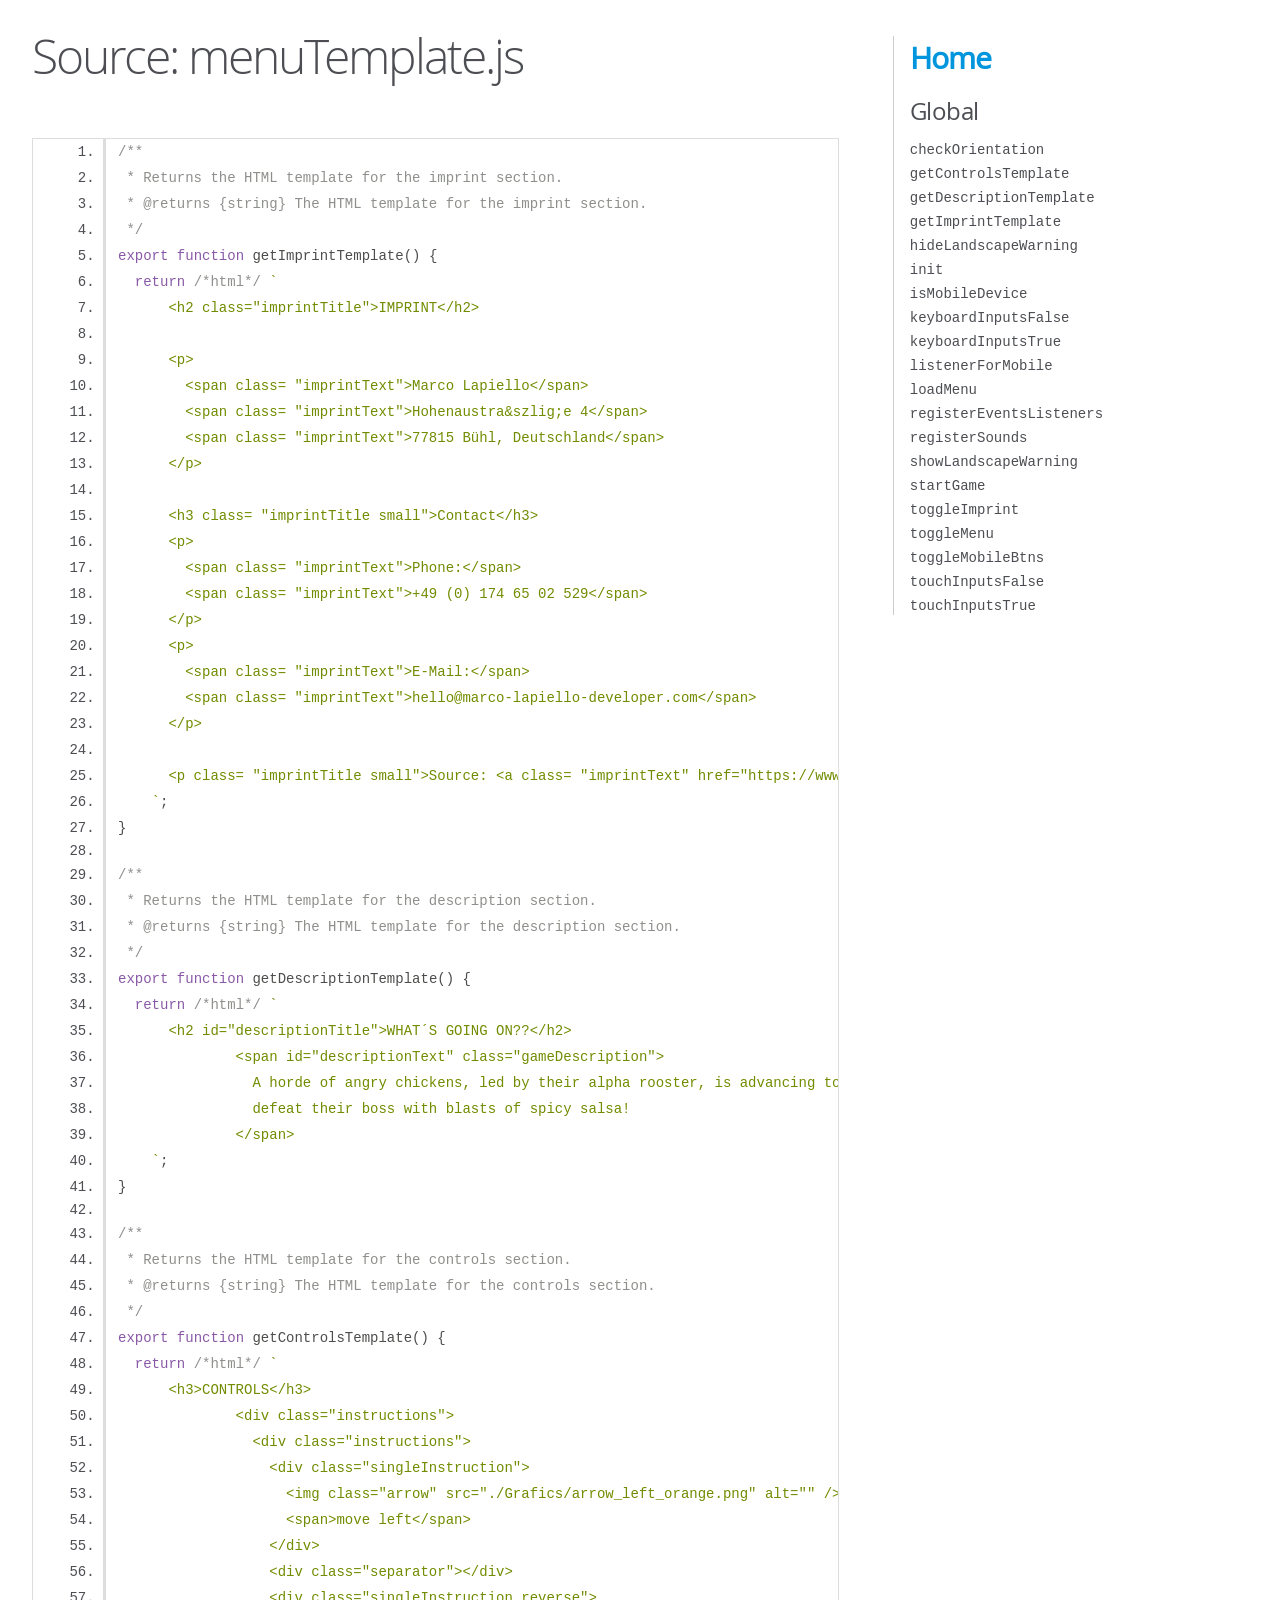
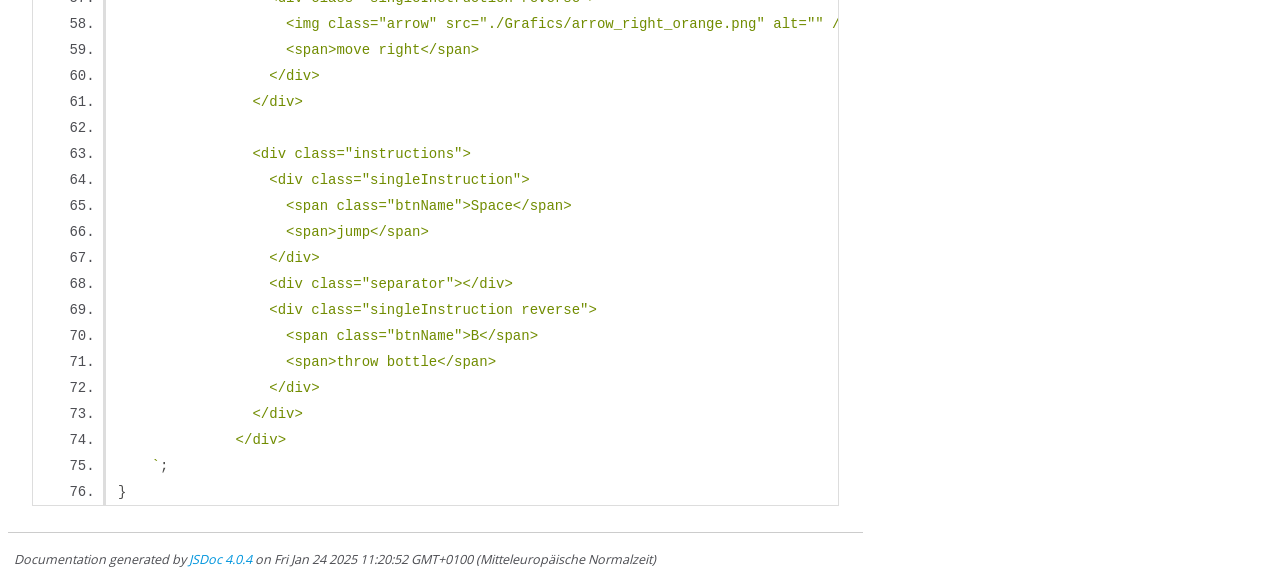
<file: docs/menuTemplate.js.html>
<!DOCTYPE html>
<html lang="en">
<head>
    <meta charset="utf-8">
    <title>JSDoc: Source: menuTemplate.js</title>

    <script src="scripts/prettify/prettify.js"> </script>
    <script src="scripts/prettify/lang-css.js"> </script>
    <!--[if lt IE 9]>
      <script src="//html5shiv.googlecode.com/svn/trunk/html5.js"></script>
    <![endif]-->
    <link type="text/css" rel="stylesheet" href="styles/prettify-tomorrow.css">
    <link type="text/css" rel="stylesheet" href="styles/jsdoc-default.css">
</head>

<body>

<div id="main">

    <h1 class="page-title">Source: menuTemplate.js</h1>

    



    
    <section>
        <article>
            <pre class="prettyprint source linenums"><code>/**
 * Returns the HTML template for the imprint section.
 * @returns {string} The HTML template for the imprint section.
 */
export function getImprintTemplate() {
  return /*html*/ `
      &lt;h2 class="imprintTitle">IMPRINT&lt;/h2>
  
      &lt;p>
        &lt;span class= "imprintText">Marco Lapiello&lt;/span>
        &lt;span class= "imprintText">Hohenaustra&amp;szlig;e 4&lt;/span>
        &lt;span class= "imprintText">77815 Bühl, Deutschland&lt;/span>
      &lt;/p>
  
      &lt;h3 class= "imprintTitle small">Contact&lt;/h3>
      &lt;p>
        &lt;span class= "imprintText">Phone:&lt;/span>
        &lt;span class= "imprintText">+49 (0) 174 65 02 529&lt;/span>
      &lt;/p>
      &lt;p>
        &lt;span class= "imprintText">E-Mail:&lt;/span>
        &lt;span class= "imprintText">hello@marco-lapiello-developer.com&lt;/span>
      &lt;/p>
  
      &lt;p class= "imprintTitle small">Source: &lt;a class= "imprintText" href="https://www.e-recht24.de">e-recht24.de&lt;/a>&lt;/p>
    `;
}

/**
 * Returns the HTML template for the description section.
 * @returns {string} The HTML template for the description section.
 */
export function getDescriptionTemplate() {
  return /*html*/ `
      &lt;h2 id="descriptionTitle">WHAT´S GOING ON??&lt;/h2>
              &lt;span id="descriptionText" class="gameDescription">
                A horde of angry chickens, led by their alpha rooster, is advancing toward your ranch with the aim of pillaging it. Block their path and
                defeat their boss with blasts of spicy salsa!
              &lt;/span>
    `;
}

/**
 * Returns the HTML template for the controls section.
 * @returns {string} The HTML template for the controls section.
 */
export function getControlsTemplate() {
  return /*html*/ `
      &lt;h3>CONTROLS&lt;/h3>
              &lt;div class="instructions">
                &lt;div class="instructions">
                  &lt;div class="singleInstruction">
                    &lt;img class="arrow" src="./Grafics/arrow_left_orange.png" alt="" />
                    &lt;span>move left&lt;/span>
                  &lt;/div>
                  &lt;div class="separator">&lt;/div>
                  &lt;div class="singleInstruction reverse">
                    &lt;img class="arrow" src="./Grafics/arrow_right_orange.png" alt="" />
                    &lt;span>move right&lt;/span>
                  &lt;/div>
                &lt;/div>
  
                &lt;div class="instructions">
                  &lt;div class="singleInstruction">
                    &lt;span class="btnName">Space&lt;/span>
                    &lt;span>jump&lt;/span>
                  &lt;/div>
                  &lt;div class="separator">&lt;/div>
                  &lt;div class="singleInstruction reverse">
                    &lt;span class="btnName">B&lt;/span>
                    &lt;span>throw bottle&lt;/span>
                  &lt;/div>
                &lt;/div>
              &lt;/div>
    `;
}
</code></pre>
        </article>
    </section>




</div>

<nav>
    <h2><a href="index.html">Home</a></h2><h3>Global</h3><ul><li><a href="global.html#checkOrientation">checkOrientation</a></li><li><a href="global.html#getControlsTemplate">getControlsTemplate</a></li><li><a href="global.html#getDescriptionTemplate">getDescriptionTemplate</a></li><li><a href="global.html#getImprintTemplate">getImprintTemplate</a></li><li><a href="global.html#hideLandscapeWarning">hideLandscapeWarning</a></li><li><a href="global.html#init">init</a></li><li><a href="global.html#isMobileDevice">isMobileDevice</a></li><li><a href="global.html#keyboardInputsFalse">keyboardInputsFalse</a></li><li><a href="global.html#keyboardInputsTrue">keyboardInputsTrue</a></li><li><a href="global.html#listenerForMobile">listenerForMobile</a></li><li><a href="global.html#loadMenu">loadMenu</a></li><li><a href="global.html#registerEventsListeners">registerEventsListeners</a></li><li><a href="global.html#registerSounds">registerSounds</a></li><li><a href="global.html#showLandscapeWarning">showLandscapeWarning</a></li><li><a href="global.html#startGame">startGame</a></li><li><a href="global.html#toggleImprint">toggleImprint</a></li><li><a href="global.html#toggleMenu">toggleMenu</a></li><li><a href="global.html#toggleMobileBtns">toggleMobileBtns</a></li><li><a href="global.html#touchInputsFalse">touchInputsFalse</a></li><li><a href="global.html#touchInputsTrue">touchInputsTrue</a></li></ul>
</nav>

<br class="clear">

<footer>
    Documentation generated by <a href="https://github.com/jsdoc/jsdoc">JSDoc 4.0.4</a> on Fri Jan 24 2025 11:20:52 GMT+0100 (Mitteleuropäische Normalzeit)
</footer>

<script> prettyPrint(); </script>
<script src="scripts/linenumber.js"> </script>
</body>
</html>
</file>
<file: docs/styles/prettify-tomorrow.css>
/* Tomorrow Theme */
/* Original theme - https://github.com/chriskempson/tomorrow-theme */
/* Pretty printing styles. Used with prettify.js. */
/* SPAN elements with the classes below are added by prettyprint. */
/* plain text */
.pln {
  color: #4d4d4c; }

@media screen {
  /* string content */
  .str {
    color: #718c00; }

  /* a keyword */
  .kwd {
    color: #8959a8; }

  /* a comment */
  .com {
    color: #8e908c; }

  /* a type name */
  .typ {
    color: #4271ae; }

  /* a literal value */
  .lit {
    color: #f5871f; }

  /* punctuation */
  .pun {
    color: #4d4d4c; }

  /* lisp open bracket */
  .opn {
    color: #4d4d4c; }

  /* lisp close bracket */
  .clo {
    color: #4d4d4c; }

  /* a markup tag name */
  .tag {
    color: #c82829; }

  /* a markup attribute name */
  .atn {
    color: #f5871f; }

  /* a markup attribute value */
  .atv {
    color: #3e999f; }

  /* a declaration */
  .dec {
    color: #f5871f; }

  /* a variable name */
  .var {
    color: #c82829; }

  /* a function name */
  .fun {
    color: #4271ae; } }
/* Use higher contrast and text-weight for printable form. */
@media print, projection {
  .str {
    color: #060; }

  .kwd {
    color: #006;
    font-weight: bold; }

  .com {
    color: #600;
    font-style: italic; }

  .typ {
    color: #404;
    font-weight: bold; }

  .lit {
    color: #044; }

  .pun, .opn, .clo {
    color: #440; }

  .tag {
    color: #006;
    font-weight: bold; }

  .atn {
    color: #404; }

  .atv {
    color: #060; } }
/* Style */
/*
pre.prettyprint {
  background: white;
  font-family: Consolas, Monaco, 'Andale Mono', monospace;
  font-size: 12px;
  line-height: 1.5;
  border: 1px solid #ccc;
  padding: 10px; }
*/

/* Specify class=linenums on a pre to get line numbering */
ol.linenums {
  margin-top: 0;
  margin-bottom: 0; }

/* IE indents via margin-left */
li.L0,
li.L1,
li.L2,
li.L3,
li.L4,
li.L5,
li.L6,
li.L7,
li.L8,
li.L9 {
  /* */ }

/* Alternate shading for lines */
li.L1,
li.L3,
li.L5,
li.L7,
li.L9 {
  /* */ }
</file>
<file: docs/styles/jsdoc-default.css>
@font-face {
    font-family: 'Open Sans';
    font-weight: normal;
    font-style: normal;
    src: url('../fonts/OpenSans-Regular-webfont.eot');
    src:
        local('Open Sans'),
        local('OpenSans'),
        url('../fonts/OpenSans-Regular-webfont.eot?#iefix') format('embedded-opentype'),
        url('../fonts/OpenSans-Regular-webfont.woff') format('woff'),
        url('../fonts/OpenSans-Regular-webfont.svg#open_sansregular') format('svg');
}

@font-face {
    font-family: 'Open Sans Light';
    font-weight: normal;
    font-style: normal;
    src: url('../fonts/OpenSans-Light-webfont.eot');
    src:
        local('Open Sans Light'),
        local('OpenSans Light'),
        url('../fonts/OpenSans-Light-webfont.eot?#iefix') format('embedded-opentype'),
        url('../fonts/OpenSans-Light-webfont.woff') format('woff'),
        url('../fonts/OpenSans-Light-webfont.svg#open_sanslight') format('svg');
}

html
{
    overflow: auto;
    background-color: #fff;
    font-size: 14px;
}

body
{
    font-family: 'Open Sans', sans-serif;
    line-height: 1.5;
    color: #4d4e53;
    background-color: white;
}

a, a:visited, a:active {
    color: #0095dd;
    text-decoration: none;
}

a:hover {
    text-decoration: underline;
}

header
{
    display: block;
    padding: 0px 4px;
}

tt, code, kbd, samp {
    font-family: Consolas, Monaco, 'Andale Mono', monospace;
}

.class-description {
    font-size: 130%;
    line-height: 140%;
    margin-bottom: 1em;
    margin-top: 1em;
}

.class-description:empty {
    margin: 0;
}

#main {
    float: left;
    width: 70%;
}

article dl {
    margin-bottom: 40px;
}

article img {
  max-width: 100%;
}

section
{
    display: block;
    background-color: #fff;
    padding: 12px 24px;
    border-bottom: 1px solid #ccc;
    margin-right: 30px;
}

.variation {
    display: none;
}

.signature-attributes {
    font-size: 60%;
    color: #aaa;
    font-style: italic;
    font-weight: lighter;
}

nav
{
    display: block;
    float: right;
    margin-top: 28px;
    width: 30%;
    box-sizing: border-box;
    border-left: 1px solid #ccc;
    padding-left: 16px;
}

nav ul {
    font-family: 'Lucida Grande', 'Lucida Sans Unicode', arial, sans-serif;
    font-size: 100%;
    line-height: 17px;
    padding: 0;
    margin: 0;
    list-style-type: none;
}

nav ul a, nav ul a:visited, nav ul a:active {
    font-family: Consolas, Monaco, 'Andale Mono', monospace;
    line-height: 18px;
    color: #4D4E53;
}

nav h3 {
    margin-top: 12px;
}

nav li {
    margin-top: 6px;
}

footer {
    display: block;
    padding: 6px;
    margin-top: 12px;
    font-style: italic;
    font-size: 90%;
}

h1, h2, h3, h4 {
    font-weight: 200;
    margin: 0;
}

h1
{
    font-family: 'Open Sans Light', sans-serif;
    font-size: 48px;
    letter-spacing: -2px;
    margin: 12px 24px 20px;
}

h2, h3.subsection-title
{
    font-size: 30px;
    font-weight: 700;
    letter-spacing: -1px;
    margin-bottom: 12px;
}

h3
{
    font-size: 24px;
    letter-spacing: -0.5px;
    margin-bottom: 12px;
}

h4
{
    font-size: 18px;
    letter-spacing: -0.33px;
    margin-bottom: 12px;
    color: #4d4e53;
}

h5, .container-overview .subsection-title
{
    font-size: 120%;
    font-weight: bold;
    letter-spacing: -0.01em;
    margin: 8px 0 3px 0;
}

h6
{
    font-size: 100%;
    letter-spacing: -0.01em;
    margin: 6px 0 3px 0;
    font-style: italic;
}

table
{
    border-spacing: 0;
    border: 0;
    border-collapse: collapse;
}

td, th
{
    border: 1px solid #ddd;
    margin: 0px;
    text-align: left;
    vertical-align: top;
    padding: 4px 6px;
    display: table-cell;
}

thead tr
{
    background-color: #ddd;
    font-weight: bold;
}

th { border-right: 1px solid #aaa; }
tr > th:last-child { border-right: 1px solid #ddd; }

.ancestors, .attribs { color: #999; }
.ancestors a, .attribs a
{
    color: #999 !important;
    text-decoration: none;
}

.clear
{
    clear: both;
}

.important
{
    font-weight: bold;
    color: #950B02;
}

.yes-def {
    text-indent: -1000px;
}

.type-signature {
    color: #aaa;
}

.name, .signature {
    font-family: Consolas, Monaco, 'Andale Mono', monospace;
}

.details { margin-top: 14px; border-left: 2px solid #DDD; }
.details dt { width: 120px; float: left; padding-left: 10px;  padding-top: 6px; }
.details dd { margin-left: 70px; }
.details ul { margin: 0; }
.details ul { list-style-type: none; }
.details li { margin-left: 30px; padding-top: 6px; }
.details pre.prettyprint { margin: 0 }
.details .object-value { padding-top: 0; }

.description {
    margin-bottom: 1em;
    margin-top: 1em;
}

.code-caption
{
    font-style: italic;
    font-size: 107%;
    margin: 0;
}

.source
{
    border: 1px solid #ddd;
    width: 80%;
    overflow: auto;
}

.prettyprint.source {
    width: inherit;
}

.source code
{
    font-size: 100%;
    line-height: 18px;
    display: block;
    padding: 4px 12px;
    margin: 0;
    background-color: #fff;
    color: #4D4E53;
}

.prettyprint code span.line
{
  display: inline-block;
}

.prettyprint.linenums
{
  padding-left: 70px;
  -webkit-user-select: none;
  -moz-user-select: none;
  -ms-user-select: none;
  user-select: none;
}

.prettyprint.linenums ol
{
  padding-left: 0;
}

.prettyprint.linenums li
{
  border-left: 3px #ddd solid;
}

.prettyprint.linenums li.selected,
.prettyprint.linenums li.selected *
{
  background-color: lightyellow;
}

.prettyprint.linenums li *
{
  -webkit-user-select: text;
  -moz-user-select: text;
  -ms-user-select: text;
  user-select: text;
}

.params .name, .props .name, .name code {
    color: #4D4E53;
    font-family: Consolas, Monaco, 'Andale Mono', monospace;
    font-size: 100%;
}

.params td.description > p:first-child,
.props td.description > p:first-child
{
    margin-top: 0;
    padding-top: 0;
}

.params td.description > p:last-child,
.props td.description > p:last-child
{
    margin-bottom: 0;
    padding-bottom: 0;
}

.disabled {
    color: #454545;
}
</file>
